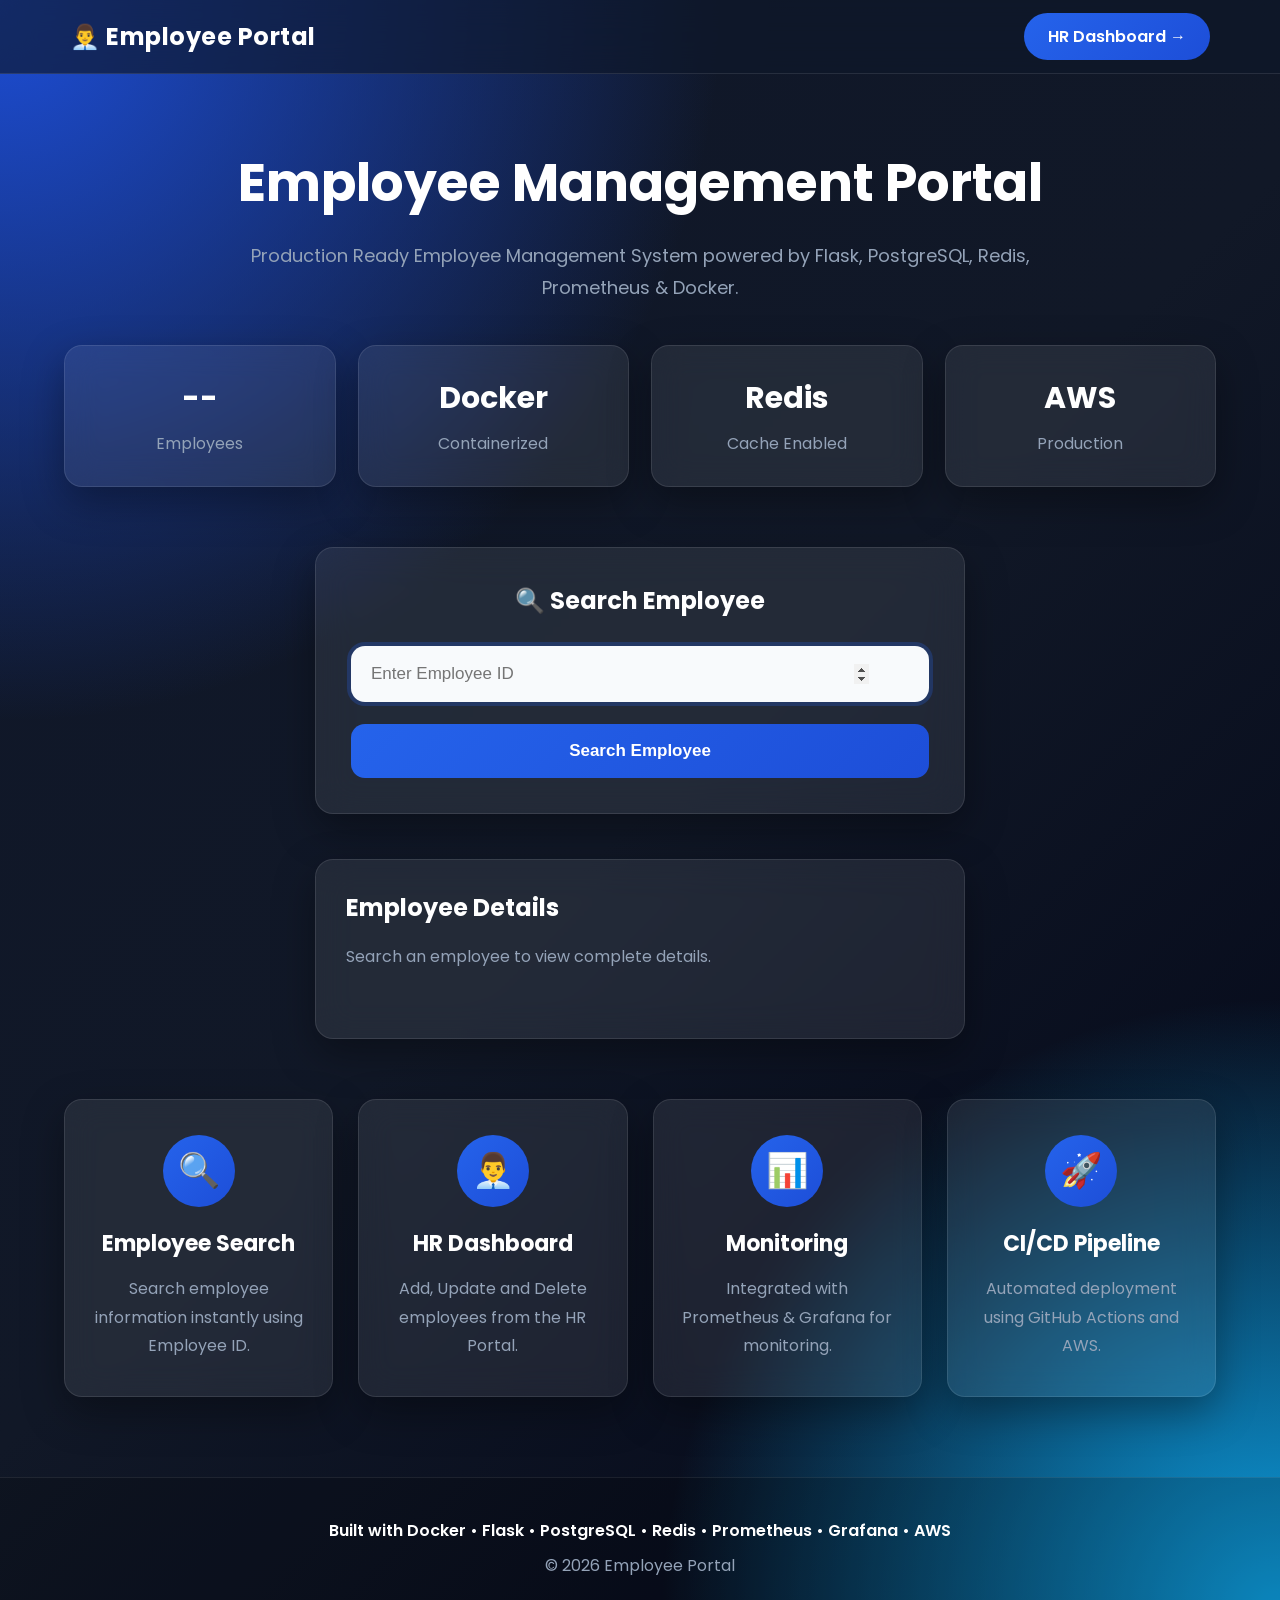
<file: frontend/index.html>
<!DOCTYPE html>
<html lang="en">

<head>

    <meta charset="UTF-8">

    <meta
        name="viewport"
        content="width=device-width, initial-scale=1.0">

    <title>Employee Portal</title>

    <!-- Google Font -->

    <link rel="preconnect" href="https://fonts.googleapis.com">

    <link rel="preconnect" href="https://fonts.gstatic.com" crossorigin>

    <link
        href="https://fonts.googleapis.com/css2?family=Poppins:wght@300;400;500;600;700&display=swap"
        rel="stylesheet">

    <link
        rel="stylesheet"
        href="style.css">

</head>

<body>

    <!-- ===========================
         Navigation
    ============================ -->

    <nav class="navbar">

        <div class="logo">

            👨‍💼 Employee Portal

        </div>

        <div class="nav-links">

            <a
                href="hr_dashboard.html"
                target="_blank"
                rel="noopener noreferrer"
                class="dashboard-btn">

                HR Dashboard →

            </a>

        </div>

    </nav>

    <!-- ===========================
         Hero
    ============================ -->

    <section class="hero">

        <h1>

            Employee Management Portal

        </h1>

        <p>

            Production Ready Employee Management System powered by Flask,
            PostgreSQL, Redis, Prometheus & Docker.

        </p>

    </section>

    <!-- ===========================
     Quick Stats
=========================== -->

<section class="stats">

    <div class="stat-card">

        <h2 id="employeeCount">

            --

        </h2>

        <p>

            Employees

        </p>

    </div>

    <div class="stat-card">

        <h2>

            Docker

        </h2>

        <p>

            Containerized

        </p>

    </div>

    <div class="stat-card">

        <h2>

            Redis

        </h2>

        <p>

            Cache Enabled

        </p>

    </div>

    <div class="stat-card">

        <h2>

            AWS

        </h2>

        <p>

            Production

        </p>

    </div>

</section>

    <!-- ===========================
         Search Card
    ============================ -->

    <section class="search-section">

        <div class="search-card">

            <h2>

                🔍 Search Employee

            </h2>

            <div class="search-box">

                <input

                    type="number"

                    id="employeeId"

                    placeholder="Enter Employee ID"

                    autocomplete="off">

                <!-- Phase 1C -->
                <button
                    id="clearBtn"
                    class="clear-btn">

                    ✕

                </button>

            </div>

            <button id="searchBtn">

                Search Employee

            </button>

        </div>

    </section>

    <!-- ===========================
         Result Card
    ============================ -->

    <section class="result-section">

        <div
            id="result"
            class="result-card">

            <h3>

                Employee Details

            </h3>

            <p>

                Search an employee to view complete details.

            </p>

        </div>

    </section>

    <!-- ===========================
         Feature Cards
    ============================ -->

    <section class="features">

        <div class="feature-card">

            <div class="icon">

                🔍

            </div>

            <h3>

                Employee Search

            </h3>

            <p>

                Search employee information instantly using Employee ID.

            </p>

        </div>

        <div class="feature-card">

            <div class="icon">

                👨‍💼

            </div>

            <h3>

                HR Dashboard

            </h3>

            <p>

                Add, Update and Delete employees from the HR Portal.

            </p>

        </div>

        <div class="feature-card">

            <div class="icon">

                📊

            </div>

            <h3>

                Monitoring

            </h3>

            <p>

                Integrated with Prometheus & Grafana for monitoring.

            </p>

        </div>

        <div class="feature-card">

            <div class="icon">

                🚀

            </div>

            <h3>

                CI/CD Pipeline

            </h3>

            <p>

                Automated deployment using GitHub Actions and AWS.

            </p>

        </div>

    </section>

    <!-- ===========================
         Footer
    ============================ -->

    <footer>

        <p>

            Built with

            Docker • Flask • PostgreSQL • Redis • Prometheus • Grafana • AWS

        </p>

        <p>

            © 2026 Employee Portal

        </p>

    </footer>

    <!-- ===========================
     Toast Notification
=========================== -->

<div id="toast" class="toast">

    <span id="toastMessage">

        Success

    </span>

</div>
    <script src="app.js"></script>

</body>

</html>
</file>
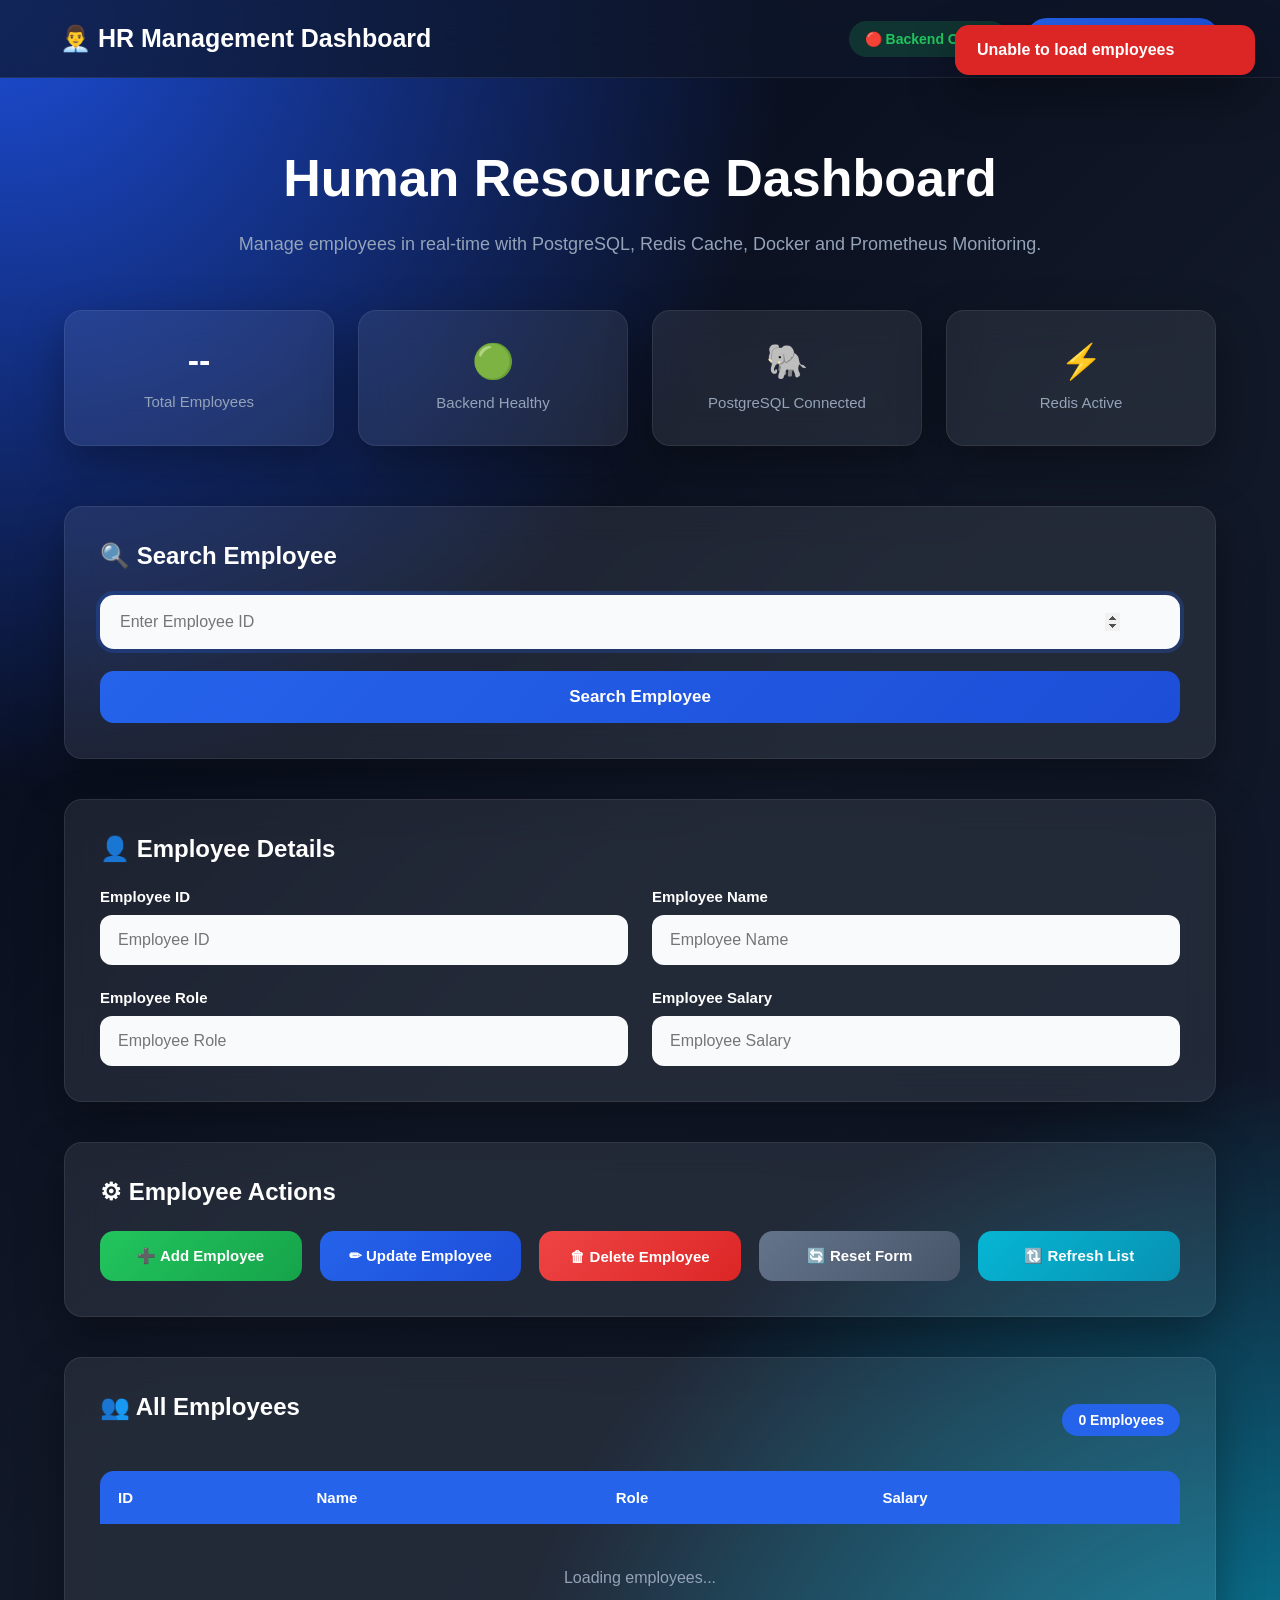
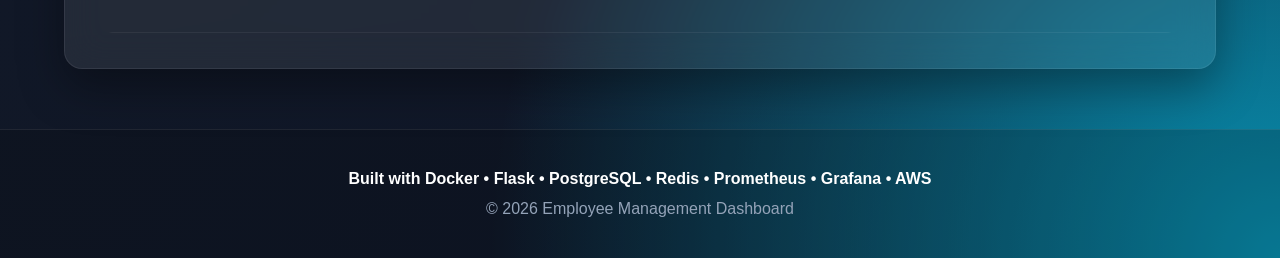
<file: frontend/hr_dashboard.html>
<!DOCTYPE html>
<html lang="en">
<head>
    <meta charset="UTF-8">
    <meta name="viewport" content="width=device-width, initial-scale=1.0">
    <title>HR Management Dashboard</title>
    <link rel="stylesheet" href="hr_dashboard.css">
</head>
<body>
    <!-- ==========================================
     Navigation
========================================== -->

<nav class="navbar">

    <div class="logo">

        👨‍💼 HR Management Dashboard

    </div>

    <div class="nav-actions">

        <span id="backendStatus" class="status online">

            🟢 Backend Healthy

        </span>

        <a
            href="index.html"
            class="dashboard-btn">

            ← Employee Portal

        </a>

    </div>

</nav>

<!-- ==========================================
     Hero
========================================== -->

<section class="hero">

    <h1>

        Human Resource Dashboard

    </h1>

    <p>

        Manage employees in real-time with PostgreSQL,
        Redis Cache, Docker and Prometheus Monitoring.

    </p>

</section>

<!-- ==========================================
     Dashboard Statistics
========================================== -->

<section class="stats">

    <div class="stat-card">

        <h2 id="totalEmployees">

            --

        </h2>

        <p>

            Total Employees

        </p>

    </div>

    <div class="stat-card">

        <h2>

            🟢

        </h2>

        <p>

            Backend Healthy

        </p>

    </div>

    <div class="stat-card">

        <h2>

            🐘

        </h2>

        <p>

            PostgreSQL Connected

        </p>

    </div>

    <div class="stat-card">

        <h2>

            ⚡

        </h2>

        <p>

            Redis Active

        </p>

    </div>

</section>
<!-- ==========================================
     Search Employee
========================================== -->

<section class="search-section">

    <div class="search-card">

        <h2>

            🔍 Search Employee

        </h2>

        <div class="search-box">

            <input

                type="number"

                id="searchEmployeeId"

                placeholder="Enter Employee ID"

                autocomplete="off">

            <button

                id="clearSearchBtn"

                class="clear-btn">

                ✕

            </button>

        </div>

        <button id="searchEmployeeBtn">

            Search Employee

        </button>

    </div>

</section>

<!-- ==========================================
     Employee Details
========================================== -->

<section class="employee-form-section">

    <div class="form-card">

        <h2>

            👤 Employee Details

        </h2>

        <div class="form-grid">

            <!-- Employee ID -->

            <div class="form-group">

                <label>

                    Employee ID

                </label>

                <input

                    type="number"

                    id="employeeId"

                    placeholder="Employee ID">

            </div>

            <!-- Employee Name -->

            <div class="form-group">

                <label>

                    Employee Name

                </label>

                <input

                    type="text"

                    id="employeeName"

                    placeholder="Employee Name">

            </div>

            <!-- Employee Role -->

            <div class="form-group">

                <label>

                    Employee Role

                </label>

                <input

                    type="text"

                    id="employeeRole"

                    placeholder="Employee Role">

            </div>

            <!-- Employee Salary -->

            <div class="form-group">

                <label>

                    Employee Salary

                </label>

                <input

                    type="text"

                    id="employeeSalary"

                    placeholder="Employee Salary">

            </div>

        </div>

    </div>

</section>
<!-- ==========================================
     CRUD Actions
========================================== -->

<section class="crud-section">

    <div class="crud-card">

        <h2>

            ⚙ Employee Actions

        </h2>

        <div class="crud-buttons">

            <button

                id="addEmployeeBtn"

                class="btn btn-success">

                ➕ Add Employee

            </button>

            <button

                id="updateEmployeeBtn"

                class="btn btn-primary">

                ✏ Update Employee

            </button>

            <button

                id="deleteEmployeeBtn"

                class="btn btn-danger">

                🗑 Delete Employee

            </button>

            <button

                id="resetFormBtn"

                class="btn btn-secondary">

                🔄 Reset Form

            </button>

            <button

                id="refreshEmployeesBtn"

                class="btn btn-info">

                🔃 Refresh List

            </button>

        </div>

    </div>

</section>

<!-- ==========================================
     Employee Table
========================================== -->

<section class="employee-table-section">

    <div class="table-card">

        <div class="table-header">

            <h2>

                👥 All Employees

            </h2>

            <span id="employeeTableCount" class="badge">

                0 Employees

            </span>

        </div>

        <div class="table-responsive">

            <table id="employeeTable">

                <thead>

                    <tr>

                        <th>ID</th>

                        <th>Name</th>

                        <th>Role</th>

                        <th>Salary</th>

                    </tr>

                </thead>

                <tbody id="employeeTableBody">

                    <tr>

                        <td colspan="4">

                            Loading employees...

                        </td>

                    </tr>

                </tbody>

            </table>

        </div>

    </div>

</section>
<!-- ==========================================
     Footer
========================================== -->

<footer class="footer">

    <p>

        Built with

        Docker • Flask • PostgreSQL • Redis • Prometheus • Grafana • AWS

    </p>

    <p>

        © 2026 Employee Management Dashboard

    </p>

</footer>

<!-- ==========================================
     Toast Notification
========================================== -->

<div id="toast" class="toast">

    <span id="toastMessage">

        Success

    </span>

</div>

<!-- ==========================================
     Loading Overlay
========================================== -->

<div id="loadingOverlay" class="loading-overlay hidden">

    <div class="loading-box">

        <div class="spinner"></div>

        <h3>

            Processing Request...

        </h3>

        <p>

            Please wait...

        </p>

    </div>

</div>

<!-- ==========================================
     Scripts
========================================== -->

<script src="hr_dashboard.js"></script>

</body>

</html>
</body>
</html>
</file>
<file: frontend/style.css>
/* =====================================================
   Employee Portal
   Phase 1B-1
   Modern Production UI
===================================================== */

:root{

    --primary:#2563eb;

    --primary-dark:#1d4ed8;

    --success:#22c55e;

    --danger:#ef4444;

    --white:#ffffff;

    --text:#e5e7eb;

    --muted:#94a3b8;

    --card:rgba(255,255,255,.08);

    --border:rgba(255,255,255,.10);

    --shadow:0 15px 40px rgba(0,0,0,.35);

    --radius:18px;

}

*{

    margin:0;

    padding:0;

    box-sizing:border-box;

}

html{

    scroll-behavior:smooth;

}

body{

    font-family:"Poppins",sans-serif;

    color:var(--text);

    background:
    radial-gradient(circle at top left,#1d4ed8 0%,transparent 35%),

    radial-gradient(circle at bottom right,#0ea5e9 0%,transparent 30%),

    linear-gradient(
        135deg,
        #0f172a,
        #111827,
        #020617
    );

    min-height:100vh;

}

/* =====================================================
   Navbar
===================================================== */

.navbar{

    width:100%;

    height:74px;

    display:flex;

    justify-content:space-between;

    align-items:center;

    padding:0 70px;

    position:sticky;

    top:0;

    backdrop-filter:blur(18px);

    background:rgba(15,23,42,.65);

    border-bottom:1px solid var(--border);

    z-index:1000;

}

.logo{

    font-size:24px;

    font-weight:700;

    color:#fff;

    letter-spacing:.5px;

}

.dashboard-btn{

    text-decoration:none;

    color:white;

    background:linear-gradient(

        135deg,

        var(--primary),

        var(--primary-dark)

    );

    padding:12px 24px;

    border-radius:999px;

    transition:.30s;

    font-weight:600;

}

.dashboard-btn:hover{

    transform:translateY(-2px);

    box-shadow:

    0 12px 30px rgba(37,99,235,.35);

}

/* =====================================================
   Hero
===================================================== */

.hero{

    max-width:900px;

    margin:70px auto 40px;

    text-align:center;

    padding:0 25px;

}

.hero h1{

    font-size:52px;

    font-weight:700;

    color:white;

    margin-bottom:18px;

}

.hero p{

    font-size:18px;

    color:var(--muted);

    line-height:1.8;

}

/* =====================================================
   Search Section
===================================================== */

.search-section{

    display:flex;

    justify-content:center;

    margin:45px 0;

}

.search-card{

    width:650px;

    background:var(--card);

    backdrop-filter:blur(18px);

    border:1px solid var(--border);

    border-radius:var(--radius);

    box-shadow:var(--shadow);

    padding:35px;

}

.search-card h2{

    text-align:center;

    color:white;

    margin-bottom:28px;

}

/* =====================================================
   Search Input
===================================================== */

.search-box{

    position:relative;

    margin-bottom:22px;

}

.search-box input{

    width:100%;

    padding:18px 60px 18px 20px;

    border:none;

    outline:none;

    border-radius:14px;

    font-size:17px;

    background:#f8fafc;

    transition:.30s;

}

.search-box input:focus{

    box-shadow:

    0 0 0 4px rgba(37,99,235,.25);

}

/* =====================================================
   Clear Button
===================================================== */

.clear-btn{

    position:absolute;

    top:50%;

    right:15px;

    transform:translateY(-50%);

    width:36px;

    height:36px;

    border:none;

    border-radius:50%;

    cursor:pointer;

    display:none;

    font-size:18px;

    background:#e5e7eb;

    transition:.30s;

}

.clear-btn:hover{

    background:var(--danger);

    color:white;

}

/* =====================================================
   Search Button
===================================================== */

#searchBtn{

    width:100%;

    padding:17px;

    border:none;

    border-radius:14px;

    cursor:pointer;

    color:white;

    font-size:17px;

    font-weight:600;

    background:linear-gradient(

        135deg,

        var(--primary),

        var(--primary-dark)

    );

    transition:.30s;

}

#searchBtn:hover{

    transform:translateY(-2px);

    box-shadow:

    0 12px 30px rgba(37,99,235,.35);

}
/* =====================================================
   Result Section
===================================================== */

.result-section{

    display:flex;

    justify-content:center;

    margin:40px 0 60px;

}

.result-card{

    width:650px;

    min-height:180px;

    padding:30px;

    border-radius:var(--radius);

    background:var(--card);

    backdrop-filter:blur(18px);

    border:1px solid var(--border);

    box-shadow:var(--shadow);

    transition:.35s;

}

.result-card:hover{

    transform:translateY(-4px);

}

.result-card h3{

    color:#fff;

    margin-bottom:18px;

    font-size:24px;

}

.result-card p{

    color:var(--muted);

    line-height:1.8;

    font-size:16px;

}

/* Employee Details */

.employee-info{

    display:grid;

    gap:16px;

    margin-top:20px;

}

.info-row{

    display:flex;

    justify-content:space-between;

    align-items:center;

    padding:15px 18px;

    border-radius:12px;

    background:rgba(255,255,255,.05);

}

.info-title{

    color:#94a3b8;

    font-weight:500;

}

.info-value{

    color:white;

    font-weight:600;

}


/* =====================================================
   Features
===================================================== */

.features{

    width:min(1200px,90%);

    margin:auto;

    display:grid;

    grid-template-columns:repeat(auto-fit,minmax(240px,1fr));

    gap:25px;

    margin-bottom:80px;

}

.feature-card{

    background:var(--card);

    border:1px solid var(--border);

    backdrop-filter:blur(16px);

    border-radius:18px;

    padding:35px 25px;

    text-align:center;

    transition:.35s;

    box-shadow:var(--shadow);

}

.feature-card:hover{

    transform:translateY(-8px);

    border-color:#3b82f6;

}

.icon{

    width:72px;

    height:72px;

    margin:auto;

    margin-bottom:20px;

    border-radius:50%;

    display:flex;

    align-items:center;

    justify-content:center;

    font-size:34px;

    background:

    linear-gradient(

        135deg,

        #2563eb,

        #1d4ed8

    );

}

.feature-card h3{

    color:white;

    margin-bottom:15px;

    font-size:22px;

}

.feature-card p{

    color:#94a3b8;

    line-height:1.8;

}

/* ==========================================
   Stats Section
========================================== */

.stats{

    width:min(1200px,90%);

    margin:20px auto 60px;

    display:grid;

    grid-template-columns:repeat(auto-fit,minmax(220px,1fr));

    gap:22px;

}

.stat-card{

    background:var(--card);

    border:1px solid var(--border);

    backdrop-filter:blur(16px);

    border-radius:18px;

    padding:30px;

    text-align:center;

    box-shadow:var(--shadow);

    transition:.30s;

}

.stat-card:hover{

    transform:translateY(-6px);

    border-color:#3b82f6;

}

.stat-card h2{

    color:#fff;

    font-size:30px;

    margin-bottom:10px;

}

.stat-card p{

    color:#94a3b8;

}

/* =====================================================
   Footer
===================================================== */

footer{

    margin-top:30px;

    padding:40px 20px;

    border-top:1px solid rgba(255,255,255,.08);

    background:rgba(0,0,0,.18);

    text-align:center;

}

footer p:first-child{

    color:white;

    font-weight:600;

    margin-bottom:10px;

}

footer p:last-child{

    color:#94a3b8;

}


/* =====================================================
   Animations
===================================================== */

@keyframes fadeUp{

    from{

        opacity:0;

        transform:translateY(25px);

    }

    to{

        opacity:1;

        transform:translateY(0);

    }

}

.hero,

.search-card,

.result-card,

.feature-card{

    animation:fadeUp .7s ease;

}


/* =====================================================
   Utility Classes
===================================================== */

.hidden{

    display:none;

}

.center{

    text-align:center;

}

.text-success{

    color:#22c55e;

}

.text-danger{

    color:#ef4444;

}

.badge{

    display:inline-block;

    padding:6px 12px;

    border-radius:999px;

    background:#2563eb;

    color:white;

    font-size:13px;

    font-weight:600;

}

/* =====================================================
   Responsive Design
===================================================== */

@media (max-width:1100px){

    .navbar{

        padding:0 35px;

    }

    .hero h1{

        font-size:44px;

    }

    .search-card,

    .result-card{

        width:90%;

    }

}

@media (max-width:768px){

    .navbar{

        height:auto;

        padding:18px 20px;

        flex-direction:column;

        gap:15px;

    }

    .logo{

        font-size:22px;

    }

    .dashboard-btn{

        width:100%;

        text-align:center;

    }

    .hero{

        margin-top:50px;

    }

    .hero h1{

        font-size:34px;

        line-height:1.3;

    }

    .hero p{

        font-size:16px;

    }

    .search-card{

        padding:25px;

    }

    .search-box input{

        padding:16px 55px 16px 18px;

        font-size:16px;

    }

    #searchBtn{

        padding:15px;

    }

    .result-card{

        padding:22px;

    }

    .info-row{

        flex-direction:column;

        align-items:flex-start;

        gap:8px;

    }

    .features{

        grid-template-columns:1fr;

        width:92%;

    }

}

@media (max-width:480px){

    .hero h1{

        font-size:28px;

    }

    .hero p{

        font-size:15px;

    }

    .search-card,

    .result-card{

        width:94%;

        padding:20px;

    }

    .feature-card{

        padding:28px 20px;

    }

    .icon{

        width:60px;

        height:60px;

        font-size:28px;

    }

    footer{

        padding:30px 18px;

    }

}

/* =====================================================
   Custom Scrollbar
===================================================== */

::-webkit-scrollbar{

    width:10px;

}

::-webkit-scrollbar-track{

    background:#0f172a;

}

::-webkit-scrollbar-thumb{

    background:#2563eb;

    border-radius:50px;

}

::-webkit-scrollbar-thumb:hover{

    background:#1d4ed8;

}

/* =====================================================
   Selection
===================================================== */

::selection{

    background:#2563eb;

    color:#fff;

}

/* =====================================================
   Focus States
===================================================== */

button:focus,

input:focus,

a:focus{

    outline:none;

}

/* =====================================================
   Smooth Transitions
===================================================== */

button,

input,

.feature-card,

.result-card,

.search-card,

.dashboard-btn{

    transition:.30s ease;

}

/* =====================================================
   Glass Hover
===================================================== */

.search-card:hover,

.result-card:hover{

    border-color:rgba(59,130,246,.35);

}

/* =====================================================
   Button Disabled
===================================================== */

button:disabled{

    opacity:.65;

    cursor:not-allowed;

}

/* =====================================================
   Loading State
===================================================== */

.loading{

    pointer-events:none;

    opacity:.75;

}

/* =====================================================
   Fade Utility
===================================================== */

.fade{

    animation:fadeUp .45s ease;

}

/* =====================================================
   Status Badge
===================================================== */

.status{

    display:inline-flex;

    align-items:center;

    gap:8px;

    padding:8px 14px;

    border-radius:999px;

    font-size:14px;

    font-weight:600;

}

.status.online{

    background:rgba(34,197,94,.18);

    color:#22c55e;

}

.status.cache{

    background:rgba(37,99,235,.18);

    color:#60a5fa;

}

.status.error{

    background:rgba(239,68,68,.18);

    color:#ef4444;

}

/* =====================================================
   Empty State
===================================================== */

.empty-state{

    text-align:center;

    padding:40px 20px;

    color:#94a3b8;

}

.empty-state h3{

    color:#fff;

    margin-bottom:12px;

}

/* =====================================================
   Reduced Motion
===================================================== */

@media (prefers-reduced-motion:reduce){

    *{

        animation:none !important;

        transition:none !important;

        scroll-behavior:auto !important;

    }

}
/* =====================================================
   Toast Notification
===================================================== */

.toast{

    position:fixed;

    top:25px;

    right:25px;

    min-width:280px;

    padding:16px 22px;

    border-radius:14px;

    color:#fff;

    font-weight:600;

    background:#2563eb;

    box-shadow:0 18px 40px rgba(0,0,0,.35);

    transform:translateX(420px);

    opacity:0;

    transition:.40s ease;

    z-index:9999;

}

.toast.show{

    transform:translateX(0);

    opacity:1;

}

.toast.success{

    background:#16a34a;

}

.toast.error{

    background:#dc2626;

}

.toast.info{

    background:#2563eb;

}

.copy-btn{

    width:34px;

    height:34px;

    border:none;

    cursor:pointer;

    border-radius:8px;

    background:#2563eb;

    color:white;

    transition:.30s;

}

.copy-btn:hover{

    background:#1d4ed8;

}

.spinner{

    width:22px;

    height:22px;

    border:3px solid rgba(255,255,255,.3);

    border-top:3px solid white;

    border-radius:50%;

    animation:spin .8s linear infinite;

    margin:auto;

    margin-bottom:15px;

}

@keyframes spin{

    to{

        transform:rotate(360deg);

    }

}
</file>
<file: frontend/hr_dashboard.css>
/* =====================================================
   HR Dashboard
   Phase 1B-1
===================================================== */

:root{

    --primary:#2563eb;

    --primary-dark:#1d4ed8;

    --success:#22c55e;

    --danger:#ef4444;

    --warning:#f59e0b;

    --info:#06b6d4;

    --secondary:#64748b;

    --white:#ffffff;

    --text:#e5e7eb;

    --muted:#94a3b8;

    --card:rgba(255,255,255,.08);

    --border:rgba(255,255,255,.08);

    --radius:18px;

    --shadow:0 18px 45px rgba(0,0,0,.35);

}

*{

    margin:0;

    padding:0;

    box-sizing:border-box;

}

html{

    scroll-behavior:smooth;

}

body{

    font-family:"Poppins",sans-serif;

    color:var(--text);

    background:

    radial-gradient(circle at top left,#1d4ed8 0%,transparent 35%),

    radial-gradient(circle at bottom right,#0891b2 0%,transparent 35%),

    linear-gradient(

        135deg,

        #020617,

        #111827,

        #0f172a

    );

    min-height:100vh;

}

/* =====================================================
   Navbar
===================================================== */

.navbar{

    position:sticky;

    top:0;

    width:100%;

    height:78px;

    display:flex;

    justify-content:space-between;

    align-items:center;

    padding:0 60px;

    backdrop-filter:blur(18px);

    background:rgba(15,23,42,.72);

    border-bottom:1px solid var(--border);

    z-index:1000;

}

.logo{

    font-size:25px;

    font-weight:700;

    color:#fff;

}

.nav-actions{

    display:flex;

    align-items:center;

    gap:18px;

}

.dashboard-btn{

    text-decoration:none;

    color:white;

    background:

    linear-gradient(

        135deg,

        var(--primary),

        var(--primary-dark)

    );

    padding:12px 24px;

    border-radius:999px;

    font-weight:600;

    transition:.30s;

}

.dashboard-btn:hover{

    transform:translateY(-2px);

    box-shadow:

    0 12px 30px rgba(37,99,235,.35);

}

.status{

    display:flex;

    align-items:center;

    gap:8px;

    padding:10px 16px;

    border-radius:999px;

    font-size:14px;

    font-weight:600;

}

.status.online{

    background:rgba(34,197,94,.18);

    color:#22c55e;

}

/* =====================================================
   Hero
===================================================== */

.hero{

    width:min(1000px,90%);

    margin:70px auto 50px;

    text-align:center;

}

.hero h1{

    color:#fff;

    font-size:52px;

    margin-bottom:20px;

}

.hero p{

    color:var(--muted);

    font-size:18px;

    line-height:1.8;

}

/* =====================================================
   Dashboard Statistics
===================================================== */

.stats{

    width:min(1200px,90%);

    margin:auto;

    display:grid;

    grid-template-columns:repeat(auto-fit,minmax(240px,1fr));

    gap:24px;

    margin-bottom:60px;

}

.stat-card{

    background:var(--card);

    border:1px solid var(--border);

    backdrop-filter:blur(18px);

    border-radius:var(--radius);

    padding:30px;

    text-align:center;

    transition:.35s;

    box-shadow:var(--shadow);

}

.stat-card:hover{

    transform:translateY(-8px);

    border-color:#3b82f6;

}

.stat-card h2{

    color:#fff;

    font-size:34px;

    margin-bottom:10px;

}

.stat-card p{

    color:var(--muted);

    font-size:15px;

    line-height:1.6;

}

/* ===============================================
   Section Heading
=============================================== */

.search-card h2,

.form-card h2,

.crud-card h2,

.table-card h2{

    color:#fff;

    margin-bottom:25px;

}
/* =====================================================
   Search Section
===================================================== */

.search-section{

    width:min(1200px,90%);

    margin:0 auto 40px;

}

.search-card{

    background:var(--card);

    border:1px solid var(--border);

    backdrop-filter:blur(18px);

    border-radius:var(--radius);

    box-shadow:var(--shadow);

    padding:35px;

}

/* =====================================================
   Search Box
===================================================== */

.search-box{

    position:relative;

    margin-bottom:22px;

}

.search-box input{

    width:100%;

    padding:18px 60px 18px 20px;

    border:none;

    outline:none;

    border-radius:14px;

    background:#f8fafc;

    color:#111827;

    font-size:16px;

    transition:.30s;

}

.search-box input:focus{

    box-shadow:0 0 0 4px rgba(37,99,235,.25);

}

/* =====================================================
   Clear Button
===================================================== */

.clear-btn{

    position:absolute;

    top:50%;

    right:15px;

    transform:translateY(-50%);

    width:36px;

    height:36px;

    border:none;

    border-radius:50%;

    background:#e5e7eb;

    cursor:pointer;

    display:none;

    transition:.30s;

    font-size:18px;

}

.clear-btn:hover{

    background:var(--danger);

    color:#fff;

}

/* =====================================================
   Search Button
===================================================== */

#searchEmployeeBtn{

    width:100%;

    border:none;

    cursor:pointer;

    border-radius:14px;

    padding:16px;

    font-size:17px;

    font-weight:600;

    color:#fff;

    background:

    linear-gradient(

        135deg,

        var(--primary),

        var(--primary-dark)

    );

    transition:.30s;

}

#searchEmployeeBtn:hover{

    transform:translateY(-2px);

    box-shadow:0 12px 30px rgba(37,99,235,.35);

}

/* =====================================================
   Employee Form
===================================================== */

.employee-form-section{

    width:min(1200px,90%);

    margin:0 auto 40px;

}

.form-card{

    background:var(--card);

    border:1px solid var(--border);

    backdrop-filter:blur(18px);

    border-radius:var(--radius);

    padding:35px;

    box-shadow:var(--shadow);

}

/* =====================================================
   Form Grid
===================================================== */

.form-grid{

    display:grid;

    grid-template-columns:repeat(2,1fr);

    gap:24px;

}

.form-group{

    display:flex;

    flex-direction:column;

}

.form-group label{

    color:#fff;

    margin-bottom:10px;

    font-size:15px;

    font-weight:600;

}

.form-group input{

    width:100%;

    padding:16px 18px;

    border:none;

    outline:none;

    border-radius:12px;

    background:#f8fafc;

    color:#111827;

    font-size:16px;

    transition:.30s;

}

.form-group input:focus{

    box-shadow:0 0 0 4px rgba(37,99,235,.25);

}

/* =====================================================
   Readonly Field
===================================================== */

.form-group input:read-only{

    background:#e2e8f0;

    cursor:not-allowed;

}
/* =====================================================
   CRUD Section
===================================================== */

.crud-section{

    width:min(1200px,90%);

    margin:0 auto 40px;

}

.crud-card{

    background:var(--card);

    border:1px solid var(--border);

    backdrop-filter:blur(18px);

    border-radius:var(--radius);

    padding:35px;

    box-shadow:var(--shadow);

}

.crud-buttons{

    display:grid;

    grid-template-columns:repeat(auto-fit,minmax(180px,1fr));

    gap:18px;

}

/* =====================================================
   Common Button
===================================================== */

.btn{

    border:none;

    cursor:pointer;

    border-radius:14px;

    padding:16px;

    color:#fff;

    font-size:15px;

    font-weight:600;

    transition:.30s;

}

.btn:hover{

    transform:translateY(-3px);

}

/* =====================================================
   Button Colors
===================================================== */

.btn-success{

    background:linear-gradient(135deg,#22c55e,#16a34a);

}

.btn-success:hover{

    box-shadow:0 12px 28px rgba(34,197,94,.35);

}

.btn-primary{

    background:linear-gradient(135deg,#2563eb,#1d4ed8);

}

.btn-primary:hover{

    box-shadow:0 12px 28px rgba(37,99,235,.35);

}

.btn-danger{

    background:linear-gradient(135deg,#ef4444,#dc2626);

}

.btn-danger:hover{

    box-shadow:0 12px 28px rgba(239,68,68,.35);

}

.btn-secondary{

    background:linear-gradient(135deg,#64748b,#475569);

}

.btn-secondary:hover{

    box-shadow:0 12px 28px rgba(100,116,139,.35);

}

.btn-info{

    background:linear-gradient(135deg,#06b6d4,#0891b2);

}

.btn-info:hover{

    box-shadow:0 12px 28px rgba(6,182,212,.35);

}

/* =====================================================
   Employee Table
===================================================== */

.employee-table-section{

    width:min(1200px,90%);

    margin:0 auto 60px;

}

.table-card{

    background:var(--card);

    border:1px solid var(--border);

    backdrop-filter:blur(18px);

    border-radius:var(--radius);

    padding:35px;

    box-shadow:var(--shadow);

}

.table-header{

    display:flex;

    justify-content:space-between;

    align-items:center;

    margin-bottom:25px;

    gap:15px;

}

.badge{

    padding:8px 16px;

    border-radius:999px;

    background:#2563eb;

    color:#fff;

    font-size:14px;

    font-weight:600;

}

/* =====================================================
   Responsive Table
===================================================== */

.table-responsive{

    overflow:auto;

    border-radius:14px;

}

table{

    width:100%;

    border-collapse:collapse;

    min-width:700px;

}

thead{

    background:#2563eb;

    position:sticky;

    top:0;

    z-index:10;

}

thead th{

    color:#fff;

    padding:18px;

    text-align:left;

    font-size:15px;

}

tbody td{

    padding:18px;

    color:#e5e7eb;

    border-bottom:1px solid rgba(255,255,255,.06);

}

/* =====================================================
   Zebra Rows
===================================================== */

tbody tr:nth-child(even){

    background:rgba(255,255,255,.03);

}

tbody tr:hover{

    background:rgba(37,99,235,.15);

    cursor:pointer;

}

/* =====================================================
   Empty Table
===================================================== */

tbody tr td[colspan]{

    text-align:center;

    padding:45px;

    color:#94a3b8;

}
/* =====================================================
   Toast Notification
===================================================== */

.toast{

    position:fixed;

    top:25px;

    right:25px;

    min-width:300px;

    padding:16px 22px;

    border-radius:14px;

    color:#fff;

    font-weight:600;

    transform:translateX(420px);

    opacity:0;

    transition:.40s ease;

    z-index:9999;

    box-shadow:0 20px 45px rgba(0,0,0,.35);

}

.toast.show{

    transform:translateX(0);

    opacity:1;

}

.toast.success{

    background:#16a34a;

}

.toast.error{

    background:#dc2626;

}

.toast.info{

    background:#2563eb;

}

/* =====================================================
   Loading Overlay
===================================================== */

.loading-overlay{

    position:fixed;

    inset:0;

    background:rgba(0,0,0,.65);

    backdrop-filter:blur(6px);

    display:flex;

    justify-content:center;

    align-items:center;

    z-index:9998;

}

.loading-box{

    background:#111827;

    padding:35px 45px;

    border-radius:18px;

    text-align:center;

    border:1px solid rgba(255,255,255,.08);

    box-shadow:var(--shadow);

}

.loading-box h3{

    color:#fff;

    margin:18px 0 10px;

}

.loading-box p{

    color:#94a3b8;

}

/* =====================================================
   Spinner
===================================================== */

.spinner{

    width:60px;

    height:60px;

    margin:auto;

    border:5px solid rgba(255,255,255,.15);

    border-top:5px solid #2563eb;

    border-radius:50%;

    animation:spin .8s linear infinite;

}

@keyframes spin{

    to{

        transform:rotate(360deg);

    }

}

/* =====================================================
   Footer
===================================================== */

.footer{

    margin-top:60px;

    padding:40px 20px;

    border-top:1px solid rgba(255,255,255,.08);

    background:rgba(0,0,0,.18);

    text-align:center;

}

.footer p:first-child{

    color:#fff;

    font-weight:600;

    margin-bottom:12px;

}

.footer p:last-child{

    color:#94a3b8;

}

/* =====================================================
   Fade Animation
===================================================== */

@keyframes fadeUp{

    from{

        opacity:0;

        transform:translateY(25px);

    }

    to{

        opacity:1;

        transform:translateY(0);

    }

}

.hero,

.stat-card,

.search-card,

.form-card,

.crud-card,

.table-card{

    animation:fadeUp .6s ease;

}

/* =====================================================
   Hidden Utility
===================================================== */

.hidden{

    display:none !important;

}

/* =====================================================
   Disabled Buttons
===================================================== */

button:disabled{

    opacity:.65;

    cursor:not-allowed;

}

/* =====================================================
   Custom Scrollbar
===================================================== */

::-webkit-scrollbar{

    width:10px;

    height:10px;

}

::-webkit-scrollbar-track{

    background:#0f172a;

}

::-webkit-scrollbar-thumb{

    background:#2563eb;

    border-radius:50px;

}

::-webkit-scrollbar-thumb:hover{

    background:#1d4ed8;

}

/* =====================================================
   Responsive
===================================================== */

@media(max-width:992px){

    .navbar{

        padding:20px 30px;

        flex-direction:column;

        height:auto;

        gap:15px;

    }

    .nav-actions{

        flex-wrap:wrap;

        justify-content:center;

    }

    .hero h1{

        font-size:42px;

    }

    .form-grid{

        grid-template-columns:1fr;

    }

}

@media(max-width:768px){

    .stats{

        grid-template-columns:1fr;

    }

    .crud-buttons{

        grid-template-columns:1fr;

    }

    .table-header{

        flex-direction:column;

        align-items:flex-start;

    }

    .hero h1{

        font-size:34px;

    }

    .hero p{

        font-size:16px;

    }

    .search-card,

    .form-card,

    .crud-card,

    .table-card{

        padding:25px;

    }

}

@media(max-width:480px){

    .logo{

        font-size:20px;

    }

    .dashboard-btn{

        width:100%;

        text-align:center;

    }

    .hero{

        margin-top:40px;

    }

    .hero h1{

        font-size:28px;

    }

    .hero p{

        font-size:15px;

    }

}
</file>
